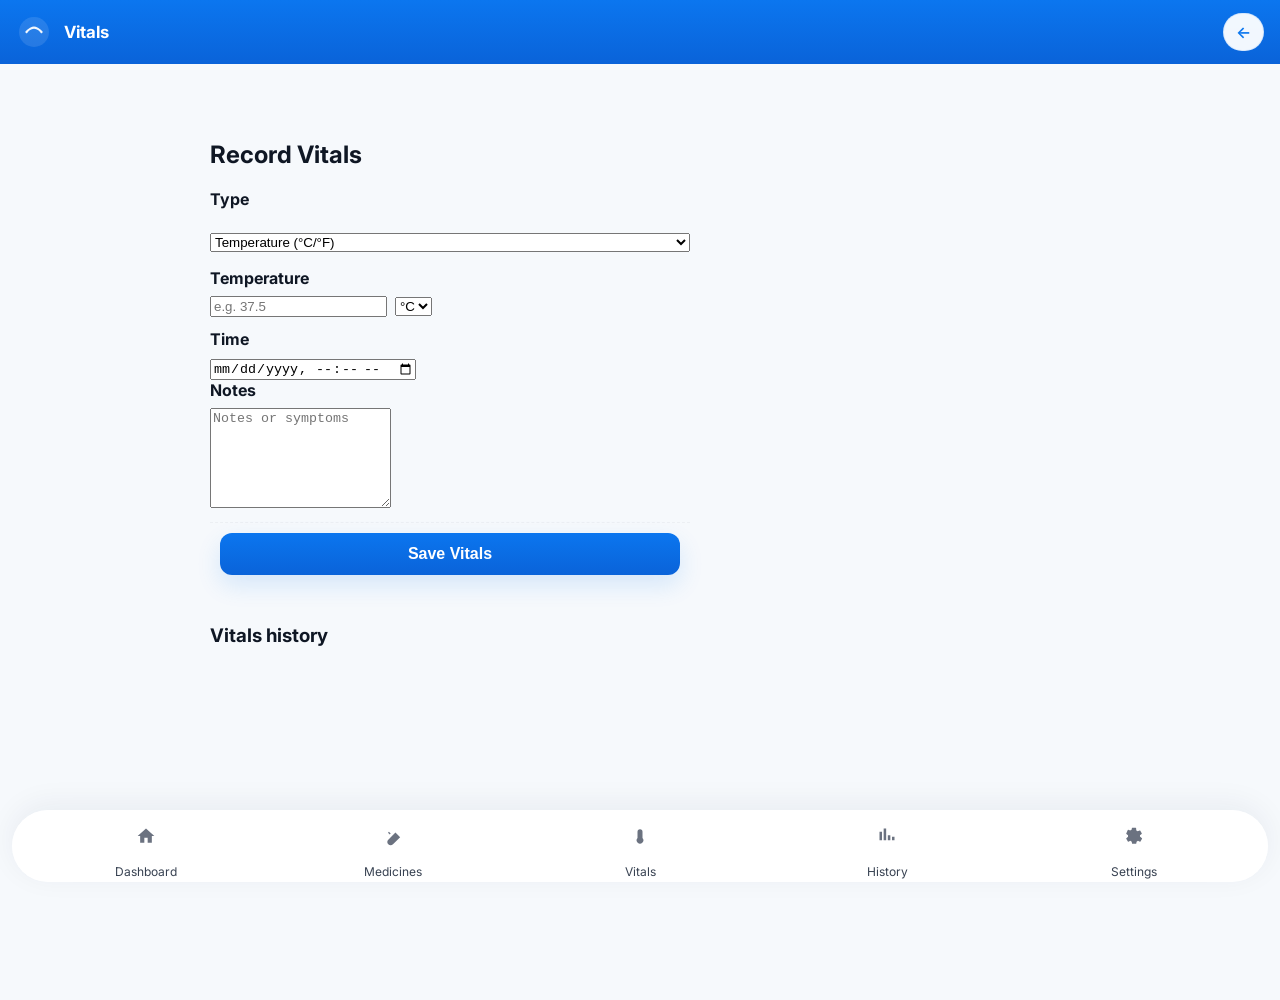
<file: fever.html>
<!doctype html>
<html lang="en">
<head>
  <meta charset="utf-8" />
  <meta name="viewport" content="width=device-width,initial-scale=1" />
  <title>Vitals — Health Tracker</title>
  <link rel="manifest" href="manifest.json">
  <link rel="icon" href="icons/health-192.svg">
  <link rel="stylesheet" href="styles.css">
</head>
<body data-page="vitals">
  <header>
    <div class="site-brand">
      <svg class="site-logo" viewBox="0 0 24 24" aria-hidden="true"><circle cx="12" cy="12" r="10" fill="#fff" opacity="0.12"/><path d="M7 12c1.5-2 4-3 5-3s3.5 1 5 3" stroke="#fff" stroke-width="1.5" stroke-linecap="round" stroke-linejoin="round" fill="none"/></svg>
      <h1>Vitals</h1>
    </div>
    <div class="header-actions"><a href="dashboard.html">←</a></div>
  </header>

  <main>
    <section id="vitals-section" class="tab">
      <h2>Record Vitals</h2>
      <form id="vitals-form">
        <label class="label">Type</label>
        <select id="vital-type">
          <option value="temperature">Temperature (°C/°F)</option>
          <option value="bp">Blood Pressure (mmHg)</option>
          <option value="pulse">Pulse Rate (bpm)</option>
        </select>

        <div id="vital-fields">
          <!-- Temperature fields (shown by default) -->
          <div class="vital-group" data-type="temperature">
            <label class="label">Temperature</label>
            <div style="display:flex;gap:8px;align-items:center">
              <input type="number" step="0.1" id="vital-temp" placeholder="e.g. 37.5" />
              <select id="vital-unit"><option value="C">°C</option><option value="F">°F</option></select>
            </div>
          </div>

          <!-- Blood pressure -->
          <div class="vital-group" data-type="bp" style="display:none">
            <label class="label">Blood pressure</label>
            <div style="display:flex;gap:8px;align-items:center">
              <input type="number" id="vital-sys" placeholder="Systolic" />
              <input type="number" id="vital-dia" placeholder="Diastolic" />
            </div>
          </div>

          <!-- Pulse -->
          <div class="vital-group" data-type="pulse" style="display:none">
            <label class="label">Pulse rate</label>
            <input type="number" id="vital-pulse" placeholder="bpm" />
          </div>

          <label class="label">Time</label>
          <input type="datetime-local" id="vital-time" />

          <label class="label">Notes</label>
          <textarea id="vital-notes" placeholder="Notes or symptoms"></textarea>

          <div id="vitals-meds" class="small muted"></div>

          <div class="save-bar in-card">
            <div class="controls">
              <button type="submit" class="btn btn-primary btn-lg">Save Vitals</button>
            </div>
          </div>
        </div>
      </form>

      <h3>Vitals history</h3>
      <ul id="vitals-list"></ul>
    </section>
  </main>

  <nav class="bottom-nav" role="navigation" aria-label="Main">
    <a href="dashboard.html" id="nav-dashboard" class="nav-item" aria-label="Dashboard">
      <div class="nav-ico" aria-hidden="true"><svg viewBox="0 0 24 24"><path d="M10 20v-6h4v6h5v-8h3L12 3 2 12h3v8z"/></svg></div>
      <span>Dashboard</span>
    </a>
    <a href="medicines.html" id="nav-meds" class="nav-item" aria-label="Medicines">
      <div class="nav-ico" aria-hidden="true"><svg viewBox="0 0 24 24"><path d="M20.59 13.41l-8.6 8.6c-1.56 1.56-4.09 1.56-5.66 0s-1.56-4.1 0-5.66l8.6-8.6 5.66 5.66zM7.1 6.9L6 8l2.12 2.12 1.1-1.1L7.1 6.9z"/></svg></div>
      <span>Medicines</span>
    </a>
    <a href="vitals.html" id="nav-fever" class="nav-item active" aria-label="Vitals">
      <div class="nav-ico" aria-hidden="true"><svg viewBox="0 0 24 24"><path d="M15 14.5V7a3 3 0 0 0-6 0v7.5A4 4 0 1 0 15 14.5z"/></svg></div>
      <span>Vitals</span>
    </a>
    <a href="history.html" id="nav-history" class="nav-item" aria-label="History">
      <div class="nav-ico" aria-hidden="true"><svg viewBox="0 0 24 24"><path d="M3 17h3V7H3v10zm5 0h3V3H8v14zm5 0h3V11h-3v6zm5 0h3v-4h-3v4z"/></svg></div>
      <span>History</span>
    </a>
    <a href="settings.html" id="nav-settings" class="nav-item" aria-label="Settings">
      <div class="nav-ico" aria-hidden="true"><svg viewBox="0 0 24 24"><path d="M19.14 12.94c.04-.31.06-.63.06-.94s-.02-.63-.06-.94l2.03-1.58a.5.5 0 0 0 .12-.64l-1.92-3.32a.5.5 0 0 0-.6-.22l-2.39.96c-.5-.4-1.05-.71-1.62-.94L14.5 2.5a.5.5 0 0 0-.5-.5h-3.99a.5.5 0 0 0-.5.5l-.38 2.1c-.57.23-1.1.54-1.62.94l-2.39-.96a.5.5 0 0 0-.6.22L2.71 8.9a.5.5 0 0 0 .12.64l2.03 1.58c-.04.31-.06.63-.06.94s.02.63.06.94L2.83 14.6a.5.5 0 0 0-.12.64l1.92 3.32c.13.22.4.32.62.22l2.39-.96c.5.4 1.05.71 1.62.94l.38 2.1c.05.27.28.48.55.48h3.99c.27 0 .5-.21.55-.48l.38-2.1c.57-.23 1.1-.54 1.62-.94l2.39.96c.22.09.49 0 .62-.22l1.92-3.32a.5.5 0 0 0-.12-.64l-2.03-1.58z"/></svg></div>
      <span>Settings</span>
    </a>
  </nav> 

  <script src="app.js"></script>
  <script>
  // small client-side bits for Vitals page
  (function(){
    const typeSel = document.getElementById('vital-type');
    const groups = document.querySelectorAll('.vital-group');
    typeSel.addEventListener('change', ()=>{
      groups.forEach(g=>g.style.display = g.dataset.type === typeSel.value ? 'block' : 'none');
    });
    // render medicines checkboxes
    const ms = document.getElementById('vitals-meds'); if(ms){ const meds = JSON.parse(localStorage.getItem('ht_meds')||'[]'); ms.innerHTML = meds.map(m=>`<label><input type="checkbox" data-id="${m.id}" /> ${m.name}</label>`).join(''); }
  })();
  </script>
</body>
</html>
</file>
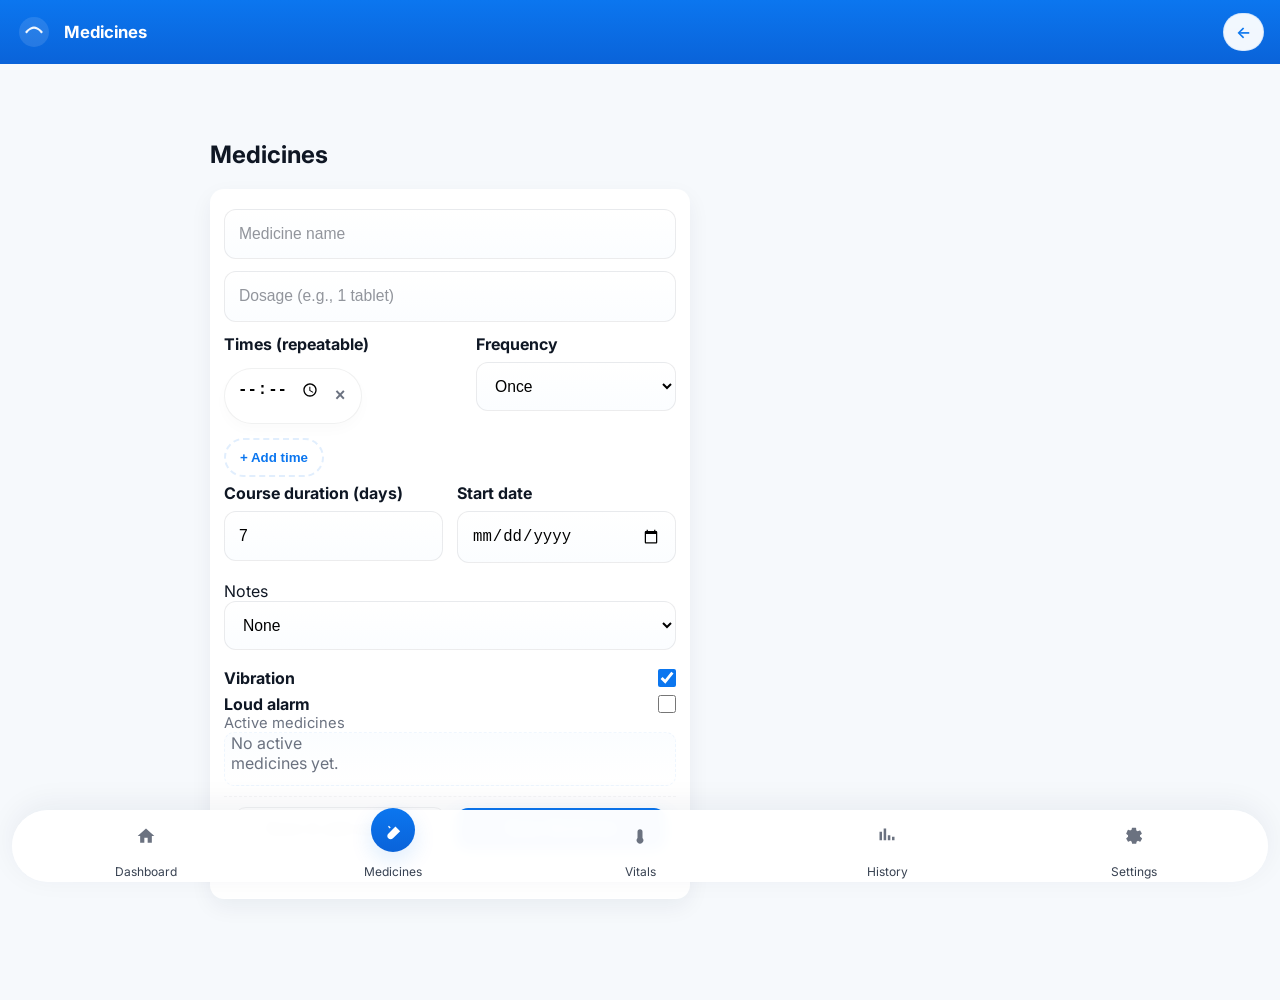
<file: medicines.html>
<!doctype html>
<html lang="en">
<head>
  <meta charset="utf-8" />
  <meta name="viewport" content="width=device-width,initial-scale=1" />
  <title>Medicines — Health Tracker</title>
  <link rel="manifest" href="manifest.json">
  <link rel="icon" href="icons/health-192.svg">
  <link rel="stylesheet" href="styles.css">
</head>
<body data-page="medicines">
  <header>
    <div class="site-brand">
      <svg class="site-logo" viewBox="0 0 24 24" aria-hidden="true"><circle cx="12" cy="12" r="10" fill="#fff" opacity="0.12"/><path d="M7 12c1.5-2 4-3 5-3s3.5 1 5 3" stroke="#fff" stroke-width="1.5" stroke-linecap="round" stroke-linejoin="round" fill="none"/></svg>
      <h1>Medicines</h1>
    </div>
    <div class="header-actions"><a href="dashboard.html">←</a></div>
  </header>

  <main>
    <section id="medicines-section" class="tab">
      <h2>Medicines</h2>
      <form id="medicine-form">
        <div class="card">
          <input type="text" id="med-name" placeholder="Medicine name" required />
          <input type="text" id="med-dosage" placeholder="Dosage (e.g., 1 tablet)" required />

          <div class="form-row">
            <div class="col times-col">
              <label class="label">Times (repeatable)</label>
              <div id="times-list">
                <div class="time-chip">
                  <input type="time" class="med-time" required />
                  <button type="button" class="remove-time btn btn-ghost btn-sm" title="Remove">×</button>
                </div>
              </div>
              <button type="button" id="add-time" class="add-time-btn">+ Add time</button>
            </div>
            <div class="col freq-col">
              <label class="label">Frequency</label>
              <select id="med-frequency">
                <option value="once">Once</option>
                <option value="twice">Twice</option>
                <option value="thrice">Thrice</option>
                <option value="custom">Custom</option>
              </select>
            </div>
          </div>

          <div class="form-row">
            <div class="col">
              <label class="label">Course duration (days)</label>
              <input type="number" id="med-duration" min="1" value="7" />
            </div>
            <div class="col">
              <label class="label">Start date</label>
              <input type="date" id="med-start" />
            </div>
          </div>

          <label>Notes</label>
          <select id="med-notes">
            <option value="">None</option>
            <option value="before">Before food</option>
            <option value="after">After food</option>
          </select>

          <div class="toggle-row">
            <div class="col"><label class="label">Vibration</label></div>
            <div class="toggle-col"><input type="checkbox" id="med-vibrate" checked /></div>
          </div>

          <div class="toggle-row">
            <div class="col"><label class="label">Loud alarm</label></div>
            <div class="toggle-col"><input type="checkbox" id="med-loop" /></div>
          </div>

          <div class="small muted">Active medicines</div>
          <ul id="med-list" class="empty-state"></ul>

          <div class="save-bar in-card">
            <div class="controls">
              <button type="button" id="save-add-another" class="btn btn-ghost btn-lg">Save & add another</button>
              <button type="submit" id="save-medicine" class="btn btn-primary btn-lg">Save Medicine</button>
            </div>
          </div>
        </div>
      </form>

    </section>
  </main>

  <nav class="bottom-nav" role="navigation" aria-label="Main">
    <a href="dashboard.html" id="nav-dashboard" class="nav-item" aria-label="Dashboard">
      <div class="nav-ico" aria-hidden="true"><svg viewBox="0 0 24 24"><path d="M10 20v-6h4v6h5v-8h3L12 3 2 12h3v8z"/></svg></div>
      <span>Dashboard</span>
    </a>
    <a href="medicines.html" id="nav-meds" class="nav-item active" aria-label="Medicines">
      <div class="nav-ico" aria-hidden="true"><svg viewBox="0 0 24 24"><path d="M20.59 13.41l-8.6 8.6c-1.56 1.56-4.09 1.56-5.66 0s-1.56-4.1 0-5.66l8.6-8.6 5.66 5.66zM7.1 6.9L6 8l2.12 2.12 1.1-1.1L7.1 6.9z"/></svg></div>
      <span>Medicines</span>
    </a>
    <a href="vitals.html" id="nav-fever" class="nav-item" aria-label="Vitals">
      <div class="nav-ico" aria-hidden="true"><svg viewBox="0 0 24 24"><path d="M15 14.5V7a3 3 0 0 0-6 0v7.5A4 4 0 1 0 15 14.5z"/></svg></div>
      <span>Vitals</span>
    </a>
    <a href="history.html" id="nav-history" class="nav-item" aria-label="History">
      <div class="nav-ico" aria-hidden="true"><svg viewBox="0 0 24 24"><path d="M3 17h3V7H3v10zm5 0h3V3H8v14zm5 0h3V11h-3v6zm5 0h3v-4h-3v4z"/></svg></div>
      <span>History</span>
    </a>
    <a href="settings.html" id="nav-settings" class="nav-item" aria-label="Settings">
      <div class="nav-ico" aria-hidden="true"><svg viewBox="0 0 24 24"><path d="M19.14 12.94c.04-.31.06-.63.06-.94s-.02-.63-.06-.94l2.03-1.58a.5.5 0 0 0 .12-.64l-1.92-3.32a.5.5 0 0 0-.6-.22l-2.39.96c-.5-.4-1.05-.71-1.62-.94L14.5 2.5a.5.5 0 0 0-.5-.5h-3.99a.5.5 0 0 0-.5.5l-.38 2.1c-.57.23-1.1.54-1.62.94l-2.39-.96a.5.5 0 0 0-.6.22L2.71 8.9a.5.5 0 0 0 .12.64l2.03 1.58c-.04.31-.06.63-.06.94s.02.63.06.94L2.83 14.6a.5.5 0 0 0-.12.64l1.92 3.32c.13.22.4.32.62.22l2.39-.96c.5.4 1.05.71 1.62.94l.38 2.1c.05.27.28.48.55.48h3.99c.27 0 .5-.21.55-.48l.38-2.1c.57-.23 1.1-.54 1.62-.94l2.39.96c.22.09.49 0 .62-.22l1.92-3.32a.5.5 0 0 0-.12-.64l-2.03-1.58z"/></svg></div>
      <span>Settings</span>
    </a>
  </nav> 

  <script src="app.js"></script>
</body>
</html>
</file>
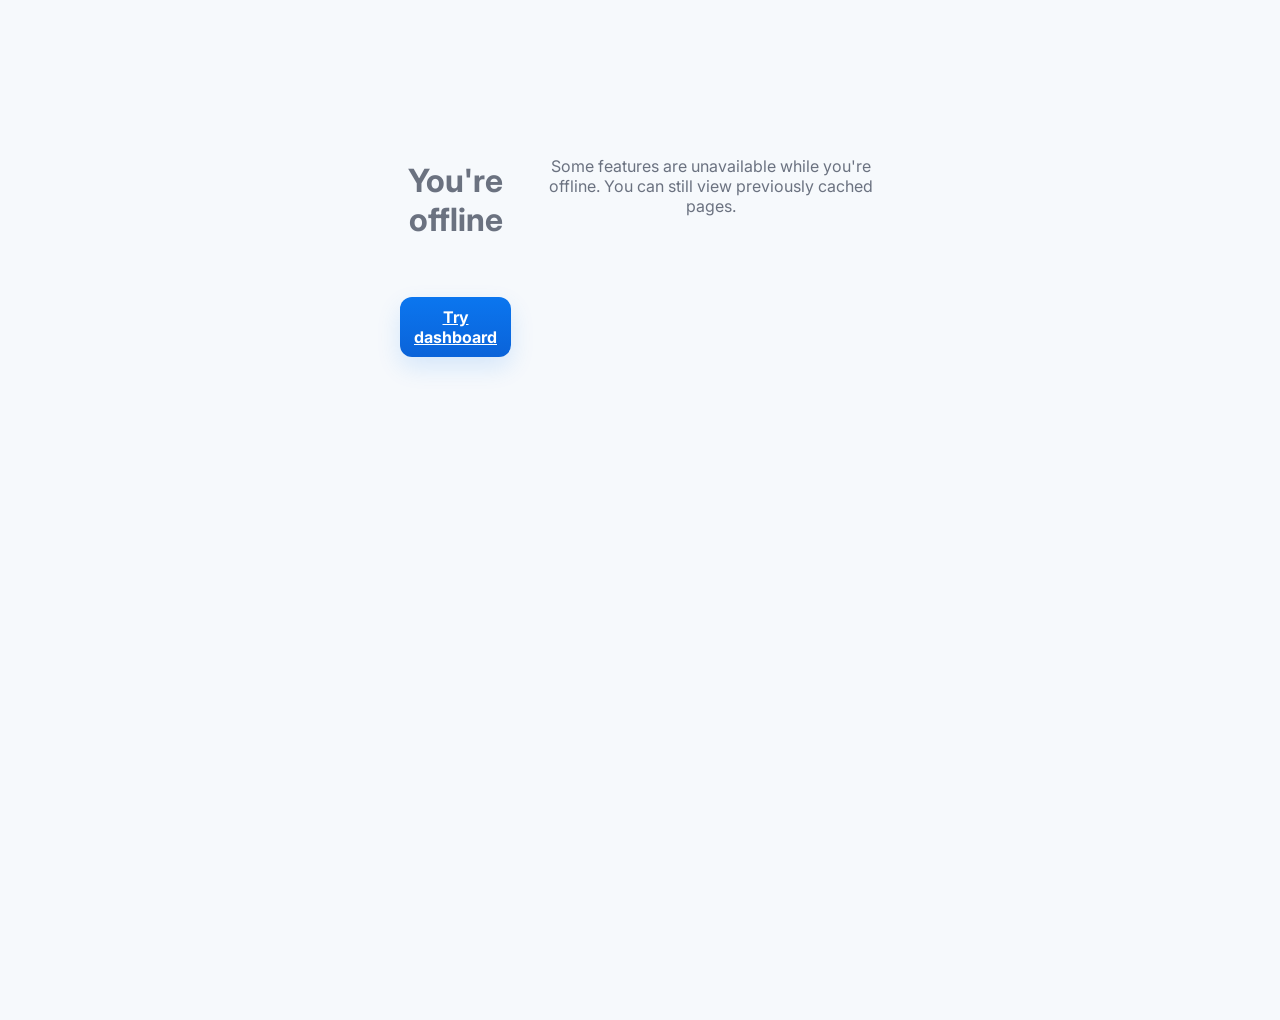
<file: offline.html>
<!doctype html>
<html lang="en">
<head>
  <meta charset="utf-8" />
  <meta name="viewport" content="width=device-width,initial-scale=1" />
  <title>Offline — Health Tracker</title>
  <link rel="stylesheet" href="styles.css">
</head>
<body>
  <main style="max-width:520px;margin:120px auto;padding:20px;text-align:center">
    <h1 class="muted">You're offline</h1>
    <p class="muted">Some features are unavailable while you're offline. You can still view previously cached pages.</p>
    <p><a href="dashboard.html" class="btn btn-primary">Try dashboard</a></p>
  </main>
</body>
</html>
</file>
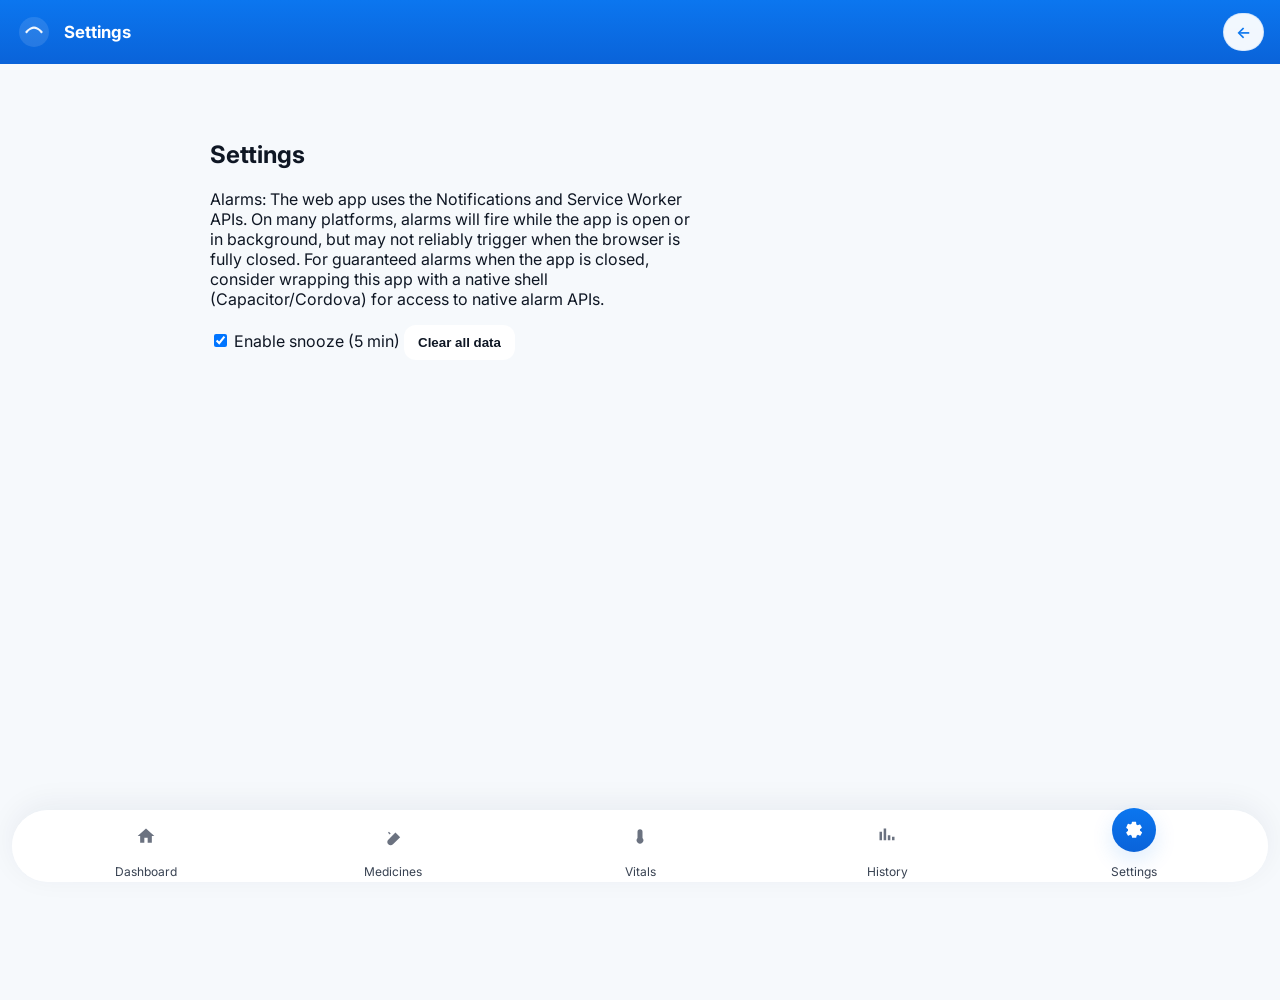
<file: settings.html>
<!doctype html>
<html lang="en">
<head>
  <meta charset="utf-8" />
  <meta name="viewport" content="width=device-width,initial-scale=1" />
  <title>Settings — Health Tracker</title>
  <link rel="manifest" href="manifest.json">
  <link rel="icon" href="icons/health-192.svg">
  <link rel="stylesheet" href="styles.css">
</head>
<body data-page="settings">
  <header>
    <div class="site-brand">
      <svg class="site-logo" viewBox="0 0 24 24" aria-hidden="true"><circle cx="12" cy="12" r="10" fill="#fff" opacity="0.12"/><path d="M7 12c1.5-2 4-3 5-3s3.5 1 5 3" stroke="#fff" stroke-width="1.5" stroke-linecap="round" stroke-linejoin="round" fill="none"/></svg>
      <h1>Settings</h1>
    </div>
    <div class="header-actions"><a href="dashboard.html">←</a></div>
  </header>

  <main>
    <section id="settings-section" class="tab">
      <h2>Settings</h2>
      <p>Alarms: The web app uses the Notifications and Service Worker APIs. On many platforms, alarms will fire while the app is open or in background, but may not reliably trigger when the browser is fully closed. For guaranteed alarms when the app is closed, consider wrapping this app with a native shell (Capacitor/Cordova) for access to native alarm APIs.</p>
      <label>
        <input type="checkbox" id="setting-snooze" checked /> Enable snooze (5 min)
      </label>
      <button id="clear-data">Clear all data</button>
    </section>
  </main>

  <nav class="bottom-nav" role="navigation" aria-label="Main">
    <a href="dashboard.html" id="nav-dashboard" class="nav-item" aria-label="Dashboard">
      <div class="nav-ico" aria-hidden="true"><svg viewBox="0 0 24 24"><path d="M10 20v-6h4v6h5v-8h3L12 3 2 12h3v8z"/></svg></div>
      <span>Dashboard</span>
    </a>
    <a href="medicines.html" id="nav-meds" class="nav-item" aria-label="Medicines">
      <div class="nav-ico" aria-hidden="true"><svg viewBox="0 0 24 24"><path d="M20.59 13.41l-8.6 8.6c-1.56 1.56-4.09 1.56-5.66 0s-1.56-4.1 0-5.66l8.6-8.6 5.66 5.66zM7.1 6.9L6 8l2.12 2.12 1.1-1.1L7.1 6.9z"/></svg></div>
      <span>Medicines</span>
    </a>
    <a href="vitals.html" id="nav-fever" class="nav-item" aria-label="Vitals">
      <div class="nav-ico" aria-hidden="true"><svg viewBox="0 0 24 24"><path d="M15 14.5V7a3 3 0 0 0-6 0v7.5A4 4 0 1 0 15 14.5z"/></svg></div>
      <span>Vitals</span>
    </a>
    <a href="history.html" id="nav-history" class="nav-item" aria-label="History">
      <div class="nav-ico" aria-hidden="true"><svg viewBox="0 0 24 24"><path d="M3 17h3V7H3v10zm5 0h3V3H8v14zm5 0h3V11h-3v6zm5 0h3v-4h-3v4z"/></svg></div>
      <span>History</span>
    </a>
    <a href="settings.html" id="nav-settings" class="nav-item active" aria-label="Settings">
      <div class="nav-ico" aria-hidden="true"><svg viewBox="0 0 24 24"><path d="M19.14 12.94c.04-.31.06-.63.06-.94s-.02-.63-.06-.94l2.03-1.58a.5.5 0 0 0 .12-.64l-1.92-3.32a.5.5 0 0 0-.6-.22l-2.39.96c-.5-.4-1.05-.71-1.62-.94L14.5 2.5a.5.5 0 0 0-.5-.5h-3.99a.5.5 0 0 0-.5.5l-.38 2.1c-.57.23-1.1.54-1.62.94l-2.39-.96a.5.5 0 0 0-.6.22L2.71 8.9a.5.5 0 0 0 .12.64l2.03 1.58c-.04.31-.06.63-.06.94s.02.63.06.94L2.83 14.6a.5.5 0 0 0-.12.64l1.92 3.32c.13.22.4.32.62.22l2.39-.96c.5.4 1.05.71 1.62.94l.38 2.1c.05.27.28.48.55.48h3.99c.27 0 .5-.21.55-.48l.38-2.1c.57-.23 1.1-.54 1.62-.94l2.39.96c.22.09.49 0 .62-.22l1.92-3.32a.5.5 0 0 0-.12-.64l-2.03-1.58z"/></svg></div>
      <span>Settings</span>
    </a>
  </nav> 

  <script src="app.js"></script>
</body>
</html>
</file>
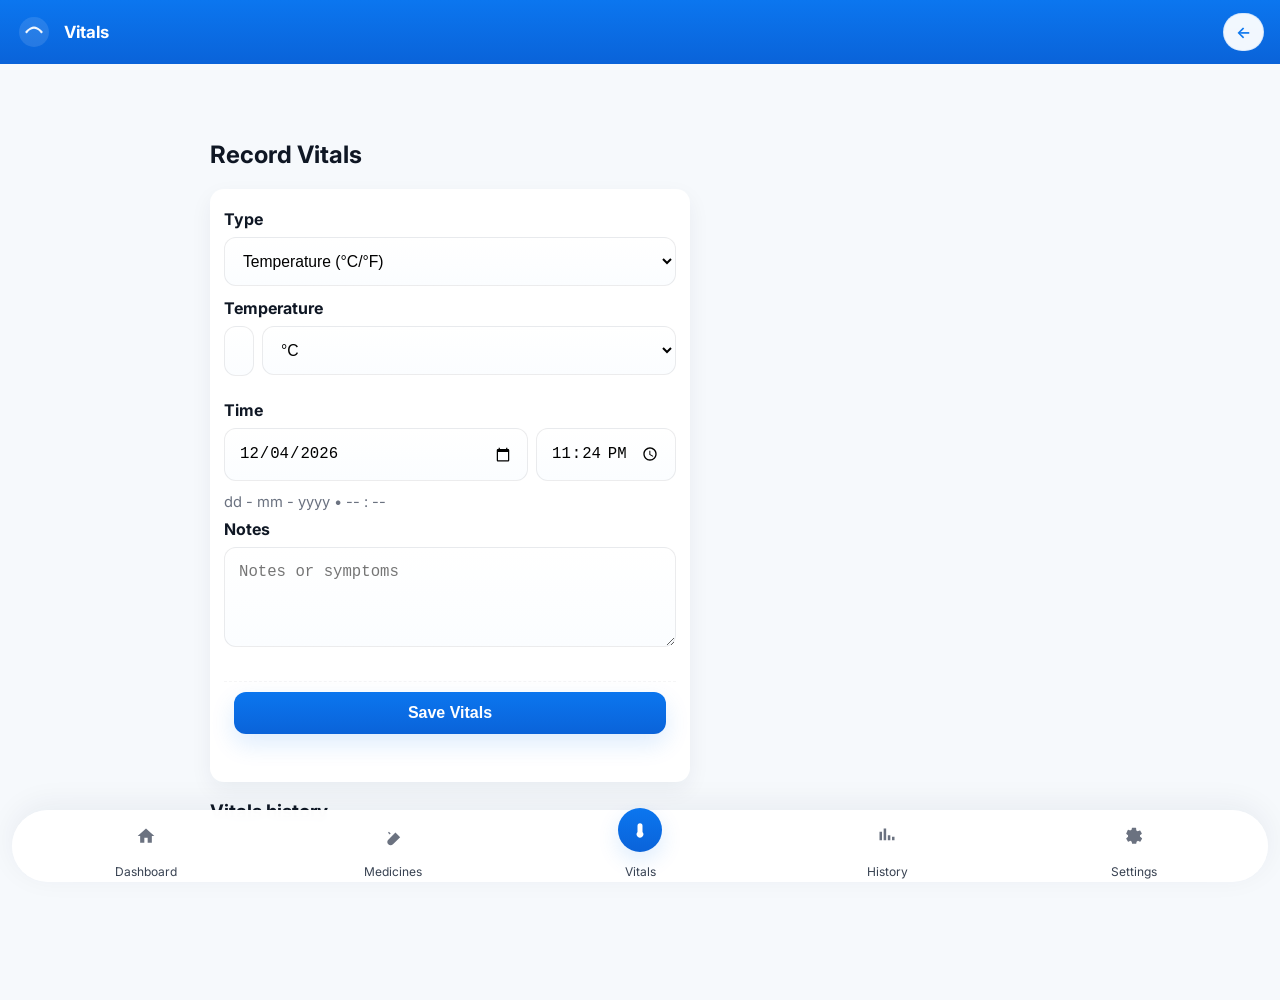
<file: vitals.html>
<!doctype html>
<html lang="en">
<head>
  <meta charset="utf-8" />
  <meta name="viewport" content="width=device-width,initial-scale=1" />
  <title>Vitals — Health Tracker</title>
  <link rel="manifest" href="manifest.json">
  <link rel="icon" href="icons/health-192.svg">
  <link rel="stylesheet" href="styles.css">
</head>
<body data-page="vitals">
  <header>
    <div class="site-brand">
      <svg class="site-logo" viewBox="0 0 24 24" aria-hidden="true"><circle cx="12" cy="12" r="10" fill="#fff" opacity="0.12"/><path d="M7 12c1.5-2 4-3 5-3s3.5 1 5 3" stroke="#fff" stroke-width="1.5" stroke-linecap="round" stroke-linejoin="round" fill="none"/></svg>
      <h1>Vitals</h1>
    </div>
    <div class="header-actions"><a href="dashboard.html">←</a></div>
  </header>

  <main>
    <section id="vitals-section" class="tab">
      <h2>Record Vitals</h2>
      <form id="vitals-form">
        <div class="card">
        <label class="label">Type</label>
        <select id="vital-type">
          <option value="temperature">Temperature (°C/°F)</option>
          <option value="bp">Blood Pressure (mmHg)</option>
          <option value="pulse">Pulse Rate (bpm)</option>
        </select>

        <div id="vital-fields">
          <!-- Temperature fields (shown by default) -->
          <div class="vital-group" data-type="temperature">
            <label class="label">Temperature</label>
            <div class="vital-input-group">
              <input type="number" step="0.1" id="vital-temp" class="vital-input" placeholder="e.g. 37.5" />
              <select id="vital-unit" class="vital-unit"><option value="C">°C</option><option value="F">°F</option></select>
            </div>
          </div>

          <!-- Blood pressure -->
          <div class="vital-group" data-type="bp" style="display:none">
            <label class="label">Blood pressure</label>
            <div style="display:flex;gap:8px;align-items:center">
              <input type="number" id="vital-sys" placeholder="Systolic" />
              <input type="number" id="vital-dia" placeholder="Diastolic" />
            </div>
          </div>

          <!-- Pulse -->
          <div class="vital-group" data-type="pulse" style="display:none">
            <label class="label">Pulse rate</label>
            <input type="number" id="vital-pulse" placeholder="bpm" />
          </div>

          <label class="label">Time</label>
          <div class="form-row time-row">
            <div class="col">
              <input type="date" id="vital-date" class="vital-date" />
            </div>
            <div class="col time-col">
              <input type="time" id="vital-clock" class="vital-time" />
            </div>
          </div>
          <div class="small muted time-hint">dd - mm - yyyy • -- : --</div>

          <label class="label">Notes</label>
          <textarea id="vital-notes" placeholder="Notes or symptoms"></textarea>

          <div id="vitals-meds" class="vitals-meds small muted"></div>

          <div class="save-bar in-card">
            <div class="controls">
              <button type="submit" class="btn btn-primary btn-lg">Save Vitals</button>
            </div>
          </div>
        </div>
        </div>
      </form>

      <h3>Vitals history</h3>
      <ul id="vitals-list"></ul>
    </section>
  </main>

  <nav class="bottom-nav" role="navigation" aria-label="Main">
    <a href="dashboard.html" id="nav-dashboard" class="nav-item" aria-label="Dashboard">
      <div class="nav-ico" aria-hidden="true"><svg viewBox="0 0 24 24"><path d="M10 20v-6h4v6h5v-8h3L12 3 2 12h3v8z"/></svg></div>
      <span>Dashboard</span>
    </a>
    <a href="medicines.html" id="nav-meds" class="nav-item" aria-label="Medicines">
      <div class="nav-ico" aria-hidden="true"><svg viewBox="0 0 24 24"><path d="M20.59 13.41l-8.6 8.6c-1.56 1.56-4.09 1.56-5.66 0s-1.56-4.1 0-5.66l8.6-8.6 5.66 5.66zM7.1 6.9L6 8l2.12 2.12 1.1-1.1L7.1 6.9z"/></svg></div>
      <span>Medicines</span>
    </a>
    <a href="vitals.html" id="nav-fever" class="nav-item active" aria-label="Vitals">
      <div class="nav-ico" aria-hidden="true"><svg viewBox="0 0 24 24"><path d="M15 14.5V7a3 3 0 0 0-6 0v7.5A4 4 0 1 0 15 14.5z"/></svg></div>
      <span>Vitals</span>
    </a>
    <a href="history.html" id="nav-history" class="nav-item" aria-label="History">
      <div class="nav-ico" aria-hidden="true"><svg viewBox="0 0 24 24"><path d="M3 17h3V7H3v10zm5 0h3V3H8v14zm5 0h3V11h-3v6zm5 0h3v-4h-3v4z"/></svg></div>
      <span>History</span>
    </a>
    <a href="settings.html" id="nav-settings" class="nav-item" aria-label="Settings">
      <div class="nav-ico" aria-hidden="true"><svg viewBox="0 0 24 24"><path d="M19.14 12.94c.04-.31.06-.63.06-.94s-.02-.63-.06-.94l2.03-1.58a.5.5 0 0 0 .12-.64l-1.92-3.32a.5.5 0 0 0-.6-.22l-2.39.96c-.5-.4-1.05-.71-1.62-.94L14.5 2.5a.5.5 0 0 0-.5-.5h-3.99a.5.5 0 0 0-.5.5l-.38 2.1c-.57.23-1.1.54-1.62.94l-2.39-.96a.5.5 0 0 0-.6.22L2.71 8.9a.5.5 0 0 0 .12.64l2.03 1.58c-.04.31-.06.63-.06.94s.02.63.06.94L2.83 14.6a.5.5 0 0 0-.12.64l1.92 3.32c.13.22.4.32.62.22l2.39-.96c.5.4 1.05.71 1.62.94l.38 2.1c.05.27.28.48.55.48h3.99c.27 0 .5-.21.55-.48l.38-2.1c.57-.23 1.1-.54 1.62-.94l2.39.96c.22.09.49 0 .62-.22l1.92-3.32a.5.5 0 0 0-.12-.64l-2.03-1.58z"/></svg></div>
      <span>Settings</span>
    </a>
  </nav> 

  <script src="app.js"></script>
  <script>
  // small client-side bits for Vitals page
  (function(){
    const typeSel = document.getElementById('vital-type');
    const groups = document.querySelectorAll('.vital-group');
    typeSel.addEventListener('change', ()=>{
      groups.forEach(g=>g.style.display = g.dataset.type === typeSel.value ? 'block' : 'none');
    });
    // render medicines checkboxes
    const ms = document.getElementById('vitals-meds'); if(ms){ const meds = JSON.parse(localStorage.getItem('ht_meds')||'[]'); ms.innerHTML = meds.map(m=>`<label><input type="checkbox" data-id="${m.id}" /> ${m.name}</label>`).join(''); }

    // pre-fill date/time to now for quick logging (if inputs present and empty)
    try{
      const d = document.getElementById('vital-date'); const t = document.getElementById('vital-clock');
      if(d && t){ const now = new Date(); if(!d.value) d.value = now.toISOString().slice(0,10); if(!t.value) t.value = now.toTimeString().slice(0,5); }
    }catch(e){}
  })();
  </script>
</body>
</html>
</file>
<file: styles.css>
@import url('https://fonts.googleapis.com/css2?family=Inter:wght@300;400;600;700&display=swap');
:root{
  --bg: #f6f9fc;
  --surface: #ffffff;
  --muted: #6b7280;
  --text: #0f1724;
  --primary: #0b76ef;
  --accent: #60a5fa;
  --card-shadow: 0 8px 22px rgba(9,30,66,0.06);
  --radius-lg: 14px;
  --radius-sm: 8px;
  --gap: 12px;
  --bottom-nav-height: 72px; /* used to position sticky save bar */
}

*{box-sizing:border-box}
html,body{height:100%}
body{
  margin:0;padding:0;background:var(--bg);color:var(--text);font-family:Inter,system-ui,-apple-system,Segoe UI,Roboto,Arial;-webkit-font-smoothing:antialiased;-moz-osx-font-smoothing:grayscale;
}

/* Header */
header{position:fixed;left:0;right:0;top:0;height:64px;background:linear-gradient(180deg,var(--primary),#0a63d9);display:flex;align-items:center;padding:8px 16px;z-index:1000}
header .site-brand{display:flex;align-items:center;gap:12px;flex:1;justify-content:flex-start}
header .site-brand h1{margin:0;font-size:1.05rem;font-weight:700;color:#fff;text-align:left}
.site-logo{width:36px;height:36px;flex:0 0 auto;border-radius:8px;opacity:0.95}
.header-actions{margin-left:auto}
.header-actions{display:flex;gap:8px}
.header-actions a, .header-actions button{background:rgba(255,255,255,0.95); color:var(--primary);padding:8px 12px;border-radius:999px;text-decoration:none;border:1px solid rgba(11,118,239,0.12);font-weight:600}

/* Layout */
main{max-width:520px;margin:86px auto 120px;padding:20px}
.dashboard-cards{display:grid;grid-template-columns:1fr;gap:var(--gap)}
  .card{background:var(--surface);border-radius:var(--radius-lg);box-shadow:var(--card-shadow);padding:20px 14px 18px} 
.card h3{margin:0;font-size:0.95rem;color:var(--primary);display:inline-block}
.card .muted{color:var(--muted);font-size:0.92rem}

.card-header{display:flex;align-items:center;justify-content:space-between;gap:12px;margin-bottom:10px}
.card-header .card-title{display:flex;align-items:center;gap:8px}
.card-header .card-title svg{width:18px;height:18px}
.card-body{padding-top:6px}
.card-empty{display:flex;flex-direction:column;align-items:center;justify-content:center;padding:18px 8px;gap:10px}
.card-empty .empty-ico{width:74px;height:74px;border-radius:999px;display:grid;place-items:center}

/* Stats */
.stat-grid{display:flex;gap:12px}
.stat{flex:1;background:linear-gradient(180deg,#fff,#fbfdff);padding:12px;border-radius:12px;display:flex;flex-direction:column;align-items:center;justify-content:center;border:1px solid rgba(11,18,26,0.03)}
.stat .value{font-size:1.5rem;font-weight:800;color:var(--primary)}
.stat .label{margin-top:8px;font-size:0.82rem;color:var(--muted);font-weight:700}

/* Lists */
.list{list-style:none;margin:0;padding:0;display:block}
.list li{background:linear-gradient(180deg,#fbfdff,#f6fbff);padding:10px;border-radius:10px;margin-bottom:10px;display:flex;align-items:center;justify-content:space-between;border:1px solid rgba(8,33,83,0.03)}

/* Forms */
form{display:grid;gap:16px}
.section{margin-bottom:18px}
.label{display:block;margin-bottom:8px;font-weight:700;color:#0f1724}
.form-row{display:flex;gap:14px;align-items:flex-start;margin-bottom:6px}
/* Inputs inside cards get comfortable spacing so stacked fields don't touch (exclude checkboxes) */
.card input[type="text"], .card input[type="number"], .card input[type="date"], .card input[type="time"], .card select, .card textarea{width:100%;padding:14px;border-radius:12px;border:1px solid rgba(15,23,36,0.08);background:linear-gradient(180deg,#fff,#fbfdff);outline:none;font-size:0.98rem;line-height:1.3;margin-bottom:12px}
.card input::placeholder{color:rgba(15,23,36,0.45)}
input:focus,textarea:focus,select:focus{box-shadow:0 10px 28px rgba(11,118,239,0.08);border-color:var(--accent);transform:translateZ(0)}
textarea{min-height:100px;resize:vertical}
.small{font-size:0.88rem;color:var(--muted)}

/* Toggle rows for checkbox alignment */
.toggle-row{display:flex;align-items:center;justify-content:space-between;gap:12px;margin-top:6px}
.toggle-row .label{margin:0;font-weight:700}
.toggle-row .toggle-col{width:76px;display:flex;justify-content:flex-end}

/* Checkbox styling for better touch target and visual alignment */
.card input[type="checkbox"]{width:18px;height:18px;margin:0;padding:0;vertical-align:middle;accent-color:var(--primary);cursor:pointer}
.card label{display:block}

@media(max-width:640px){ .toggle-row{flex-direction:row} }

/* Save bar when placed inside card */
.save-bar.in-card{background:transparent;padding-top:10px;padding-bottom:12px;border-top:1px dashed rgba(11,18,26,0.04);margin-top:10px;margin-bottom:18px}
.save-bar.in-card .controls{gap:10px}
.save-bar.in-card .btn{padding:12px 16px;border-radius:12px}

/* Empty state for lists inside card */
.empty-state{min-height:54px;display:flex;align-items:center;padding:6px 10px;border-radius:10px;background:linear-gradient(180deg,#fbfdff,#fff);border:1px dashed rgba(11,118,239,0.06);color:var(--muted)}
.empty-state:empty:before{content:'No active medicines yet.';display:block;width:100%;text-align:left;padding-left:6px}

/* Time chips spacing */
#times-list{display:flex;gap:10px;flex-wrap:wrap;align-items:center;padding:6px 0}
.time-chip{display:inline-flex;align-items:center;gap:10px;padding:10px 12px;border-radius:999px;background:#fff;border:1px solid rgba(11,18,26,0.06);box-shadow:0 6px 14px rgba(12,20,40,0.02)}
.time-chip input.med-time{width:84px;font-weight:700}
.add-time-btn{padding:10px 14px;border-radius:999px;border:2px dashed rgba(11,118,239,0.12);background:transparent;color:var(--primary);font-weight:800}
.add-time-btn:hover{background:rgba(11,118,239,0.03)}

/* ensure touch targets are comfortable */
.btn-lg{padding:14px 18px;border-radius:14px}

/* Buttons */
button, input[type="button"], input[type="submit"], .btn {
  display:inline-flex;
  align-items:center;
  justify-content:center;
  gap:8px;
  padding:10px 14px;
  border-radius:12px;
  border:none;
  font-weight:700;
  cursor:pointer;
  background:var(--surface);
  color:var(--text);
  box-shadow:none;
  transition:transform .12s ease, box-shadow .12s ease, background .12s ease, color .12s ease;
}

button:focus-visible, .btn:focus-visible {
  outline: 3px solid rgba(11,118,239,0.16);
  outline-offset:3px;
}

.btn-primary{
  background: linear-gradient(180deg,var(--primary),#0a63d9);
  color:#fff;
  box-shadow:0 10px 24px rgba(11,118,239,0.14);
}
.btn-primary:hover{ transform:translateY(-2px); box-shadow:0 14px 34px rgba(11,118,239,0.18); }

.btn-ghost{
  background:transparent;
  border:1px solid rgba(15,23,36,0.06);
  color:var(--text);
}
.btn-ghost:hover{ background:rgba(11,118,239,0.04); }

.btn-outline{ background:transparent; border:1.5px solid var(--primary); color:var(--primary); }
.btn-outline:hover{ background:rgba(11,118,239,0.06); }

.btn-danger{ background:#ef4444; color:#fff; box-shadow:0 8px 18px rgba(239,68,68,0.12) }

.btn-sm{ padding:8px 10px; border-radius:10px; font-weight:700; font-size:0.92rem }
.btn-lg{ padding:12px 18px; border-radius:14px; font-size:1rem }

button[disabled], .btn[disabled]{ opacity:0.6; cursor:not-allowed; transform:none; box-shadow:none; }

.btn-round{ border-radius:999px; padding:10px; width:46px; height:46px; align-items:center; justify-content:center }

.btn:active{ transform:translateY(1px) scale(.998) }


/* Controls grouping */
.controls{display:flex;gap:10px;align-items:center}
.controls .btn{min-width:140px}
@media(max-width:420px){
  .controls{flex-direction:column;align-items:stretch}
  .controls .btn{width:100%}
}
#times-list{display:flex;gap:10px;flex-wrap:wrap;align-items:center;padding:6px 0}
.time-chip{display:inline-flex;align-items:center;gap:10px;padding:10px 12px;border-radius:999px;background:#fff;border:1px solid rgba(11,18,26,0.06);box-shadow:0 6px 14px rgba(12,20,40,0.02)}
.time-chip input.med-time{border:none;padding:0;background:transparent;outline:none;width:84px;font-weight:700}
.time-chip .remove-time{background:transparent;border:none;color:var(--muted);font-size:1.1rem;line-height:1;cursor:pointer;padding:4px;border-radius:6px}
.add-time-btn{display:inline-flex;align-items:center;padding:10px 14px;border-radius:999px;border:2px dashed rgba(11,118,239,0.12);background:transparent;color:var(--primary);font-weight:800;margin-top:8px}
#add-time{width:auto}

/* Form row layout (responsive) */
.form-row{display:flex;gap:14px;align-items:flex-start;margin-bottom:6px}
.form-row .col{flex:1;min-width:0}
.freq-col{max-width:200px}
@media(max-width:640px){
  .form-row{flex-direction:column}
  .freq-col{max-width:none}
  .add-time-btn{align-self:flex-start}
}

.times-col .add-time-btn{margin-top:8px}

/* Inline save bar (no fixed positioning) */
.save-bar{position:static;display:flex;justify-content:center;padding:10px;z-index:1;pointer-events:auto;margin:12px 0}
.save-bar .controls{max-width:520px;width:100%;display:flex;gap:10px;align-items:center}
.save-bar .btn{flex:1;min-width:120px}
@media(max-width:480px){
  .save-bar{padding:12px 10px}
  .save-bar .controls{flex-direction:column;gap:8px}
  .save-bar .btn{width:100%}
}

/* Reset page-specific extra padding for medicines page (no save-bar overlap) */
body[data-page="medicines"] main{padding-bottom:32px}
body[data-page="medicines"] .card{padding-bottom:18px} 
/* Medicines page: ensure form fields are full-width and time chips are mobile-friendly */
@media(max-width:900px){
  body[data-page="medicines"] .form-row{flex-direction:column}
  body[data-page="medicines"] .freq-col{max-width:none}
  body[data-page="medicines"] .times-col .add-time-btn{width:100%}
  body[data-page="medicines"] #times-list{width:100%;gap:8px}
  body[data-page="medicines"] .time-chip{width:100%;justify-content:space-between}
  body[data-page="medicines"] .time-chip input.med-time{width:110px;max-width:40%}
}

/* Vitals page: ensure history is scrollable and content not hidden under bottom nav */
body[data-page="vitals"] main{padding-bottom:120px}
#vitals-list{max-height:calc(100vh - 360px);overflow:auto;-webkit-overflow-scrolling:touch;padding:8px 6px 96px 6px;box-sizing:border-box}
@media(min-width:640px){
  #vitals-list{max-height:calc(100vh - 420px)}
}

/* Items */
#med-list,#fever-list,#vitals-list,#intake-history{list-style:none;padding:0;margin:0}
#med-list{display:grid;grid-template-columns:1fr;gap:12px;align-items:start}
@media(min-width:700px){ #med-list{grid-template-columns:repeat(2,minmax(0,1fr));} }
@media(min-width:1000px){ #med-list{grid-template-columns:repeat(3,minmax(0,1fr));} }

/* generic list items fallback */
#fever-list li,#vitals-list li,#intake-history li{background:var(--surface);padding:12px;border-radius:12px;margin:8px 0;border:1px solid rgba(11,18,26,0.03);box-shadow:0 6px 14px rgba(12,20,40,0.02)}

#med-list li{display:flex;gap:12px;align-items:flex-start;padding:14px;border-radius:14px;margin:10px 0;background:linear-gradient(180deg,#fff,#fbfdff);border:1px solid rgba(8,33,83,0.03);min-width:0}
.status-dot{width:10px;height:10px;border-radius:50%;margin-top:6px;flex:0 0 auto}
.status-dot.enabled{background:var(--primary)}
.status-dot.disabled{background:#e6e9ef}
.med-main{flex:1;min-width:0}
.med-title{display:flex;gap:8px;align-items:center}
.med-title strong{font-size:1rem;flex:1;min-width:0;white-space:nowrap;overflow:hidden;text-overflow:ellipsis}
.med-title .muted{font-weight:600;color:var(--muted);font-size:0.9rem;flex:0 0 auto}
.med-next{margin-top:6px;font-size:0.92rem}
.med-next .next-status{display:block;color:var(--primary);font-weight:700}
.med-dates{margin-top:6px;font-size:0.82rem;color:var(--muted)}
.med-actions{margin-top:10px;display:flex;gap:8px;flex-wrap:wrap}
.med-actions .btn{padding:8px 10px;border-radius:10px;font-size:0.9rem}

#med-list li{transition:transform .12s ease, box-shadow .12s ease}
@media(min-width:700px){ #med-list li:hover{transform:translateY(-4px);box-shadow:0 18px 36px rgba(9,30,66,0.08)} }
@media(max-width:699px){ #med-list li:hover{transform:none;box-shadow:none} }

#med-list li{transition:transform .12s ease, box-shadow .12s ease}
#med-list li:hover{transform:translateY(-4px);box-shadow:0 18px 36px rgba(9,30,66,0.08)}
.med-next .next-status{font-weight:700;color:var(--primary)}


/* Bottom navigation */
.bottom-nav{position:fixed;left:0;right:0;bottom:0;height:72px;background:rgba(255,255,255,0.98);backdrop-filter:blur(6px);border-radius:12px 12px 0 0;display:flex;justify-content:space-between;align-items:center;box-shadow:0 -6px 30px rgba(9,30,66,0.06);padding:8px 12px;z-index:1200}
.nav-item{flex:1;display:flex;flex-direction:column;align-items:center;gap:6px;text-decoration:none;color:var(--muted);font-size:12px;text-align:center}
.nav-ico{width:44px;height:44px;border-radius:50%;display:flex;align-items:center;justify-content:center;background:transparent;transition:transform .12s ease, box-shadow .12s ease}
.nav-ico svg{width:20px;height:20px;fill:var(--muted)}
.bottom-nav a.active .nav-ico{background:linear-gradient(180deg,var(--primary),#0a63d9);box-shadow:0 8px 22px rgba(11,118,239,0.14);transform:translateY(-6px)}
.bottom-nav a.active .nav-ico svg{fill:#fff}
.bottom-nav a span{display:block;color:#374151;font-size:12px}

/* On wide screens keep inset pill style */
@media(min-width:900px){
  .bottom-nav{left:12px;right:12px;bottom:18px;border-radius:40px;padding:10px}
}

/* Responsive tweaks */
@media(min-width:700px){
  .dashboard-cards{grid-template-columns:repeat(2,1fr)}
  main{margin-top:100px}
}

@media(min-width:1000px){
  main{max-width:900px;display:grid;grid-template-columns:1fr 360px;gap:20px}
}

/* Vitals page form tweaks */
.vital-group{margin-bottom:12px}
.vital-input-group{display:flex;gap:8px;align-items:center}
.vital-input{flex:1;padding:12px;border-radius:12px;border:1px solid rgba(15,23,36,0.08);font-size:1rem}
.vital-unit{padding:10px 12px;border-radius:12px;border:1px solid rgba(15,23,36,0.08);background:#fff}
.time-hint{margin-top:-6px;margin-bottom:8px}
.vitals-meds{display:flex;flex-wrap:wrap;gap:8px;margin-top:8px}
.vitals-meds label{display:inline-flex;align-items:center;gap:8px;padding:8px 12px;border-radius:999px;background:#fff;border:1px solid rgba(11,18,26,0.06);cursor:pointer}
.vitals-meds input[type="checkbox"]{width:16px;height:16px;margin:0;accent-color:var(--primary)}
/* Date & time inputs */
.vital-date, .vital-time{width:100%;padding:12px;border-radius:12px;border:1px solid rgba(15,23,36,0.08);background:linear-gradient(180deg,#fff,#fbfdff);font-size:1rem}
.vital-time{padding:10px 12px}

/* time row: stack inputs full width on mobile, inline on larger screens */
.time-row{display:flex;flex-direction:column;gap:8px}
.time-row .col{width:100%}
.time-col{max-width:100%}
@media(min-width:640px){ .time-row{flex-direction:row} .time-col{max-width:140px} }

/* smaller adjustments for touch */
.vitals-meds label{font-weight:700;color:var(--text);font-size:0.92rem}
.vital-input::-webkit-outer-spin-button, .vital-input::-webkit-inner-spin-button { -webkit-appearance: none; margin: 0; }
@media(max-width:420px){ .vital-input{padding:10px;font-size:0.98rem} .vitals-meds label{padding:8px 10px} 
  /* stack temperature input and unit on very small screens so each is full width */
  .vital-input-group{flex-direction:column}
  .vital-unit{width:100%;margin-top:8px}
}

/* Utility */
.hidden{display:none}
.muted{color:var(--muted)}
.pill{background:#eef6ff;color:var(--primary);padding:6px 10px;border-radius:999px;font-weight:700;font-size:0.85rem}
</file>
